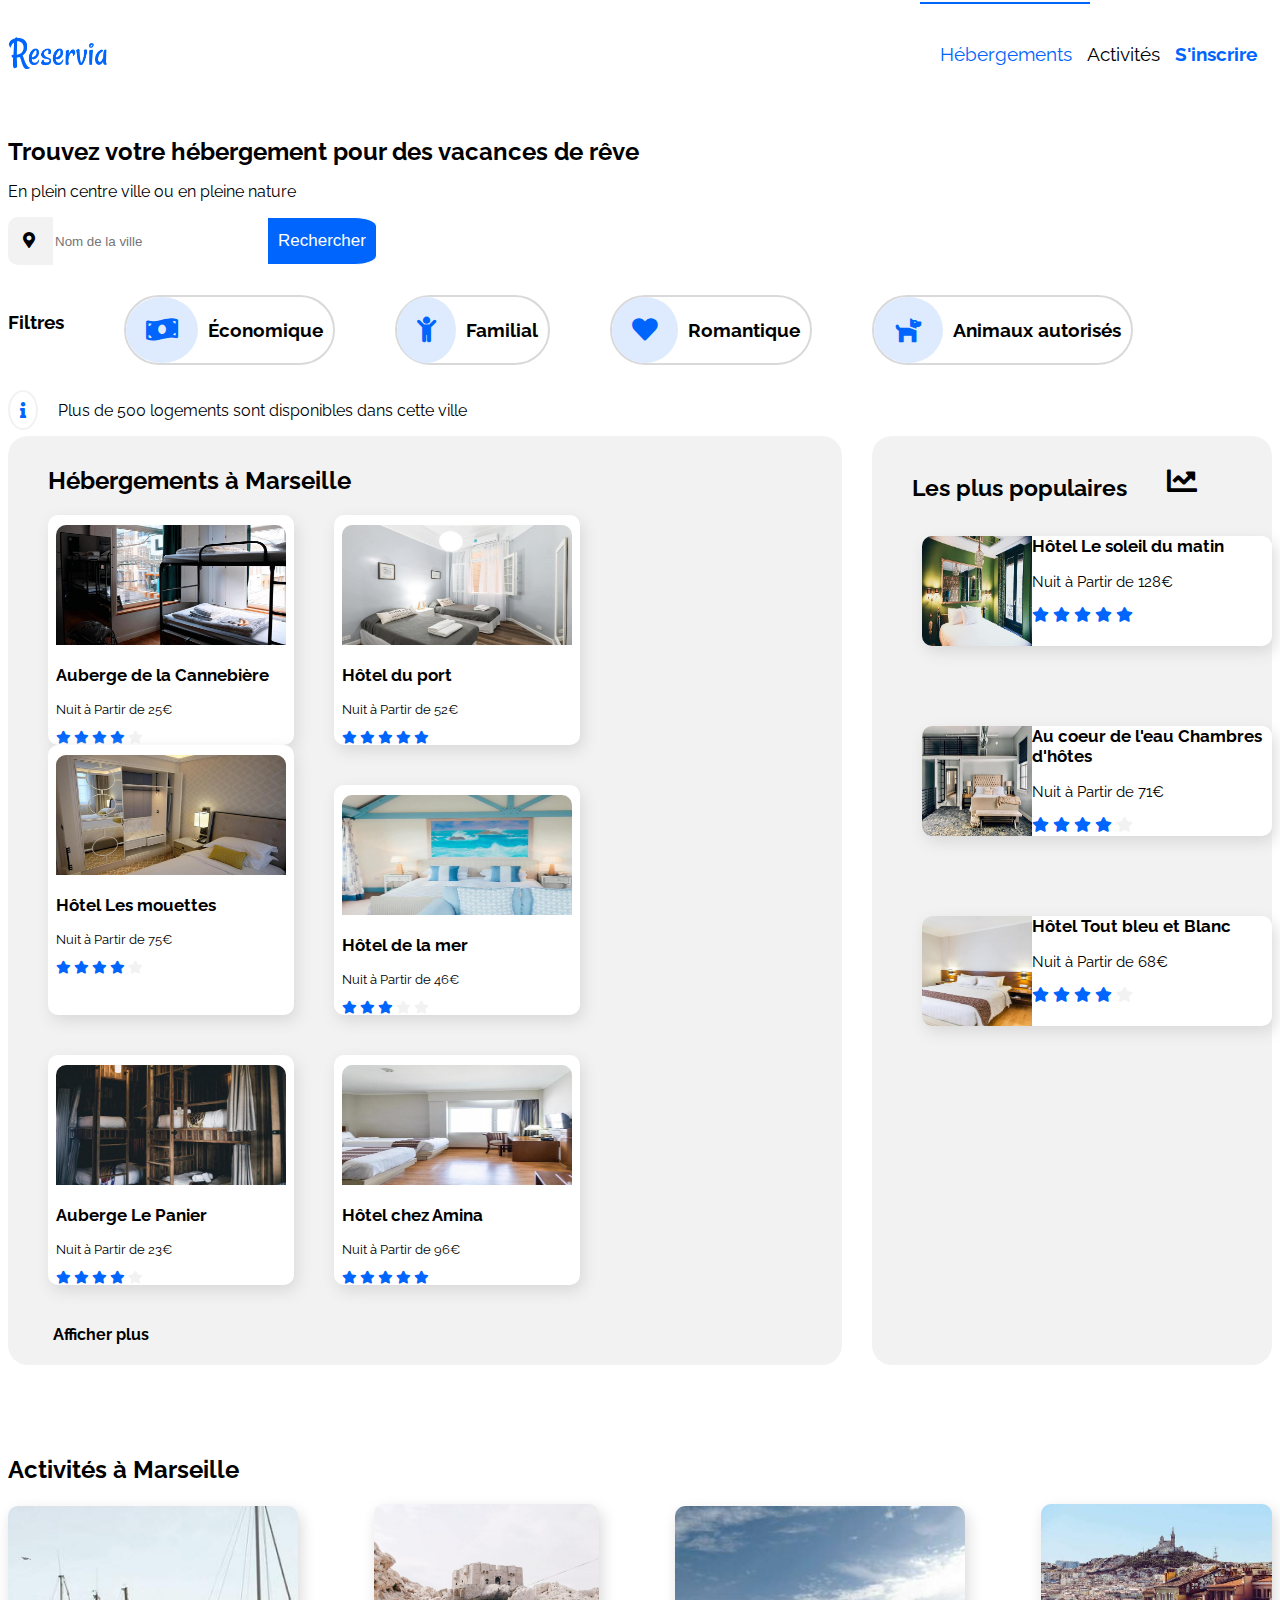
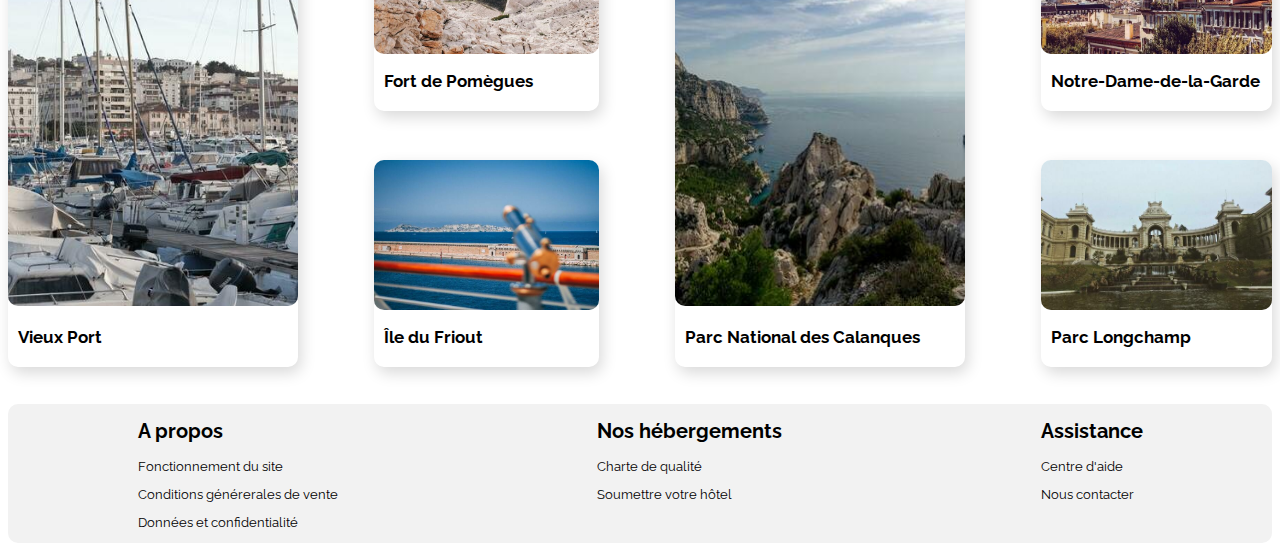
<file: index.html>
<!DOCTYPE html>
<html lang="fr">
  <head>
    <meta charset="UTF-8" />
    <meta name="viewport" content="width=device-width, maximum-scale=1"/>
    <link href="https://cdnjs.cloudflare.com/ajax/libs/font-awesome/5.15.2/css/all.min.css" rel="stylesheet">          
    <link rel="stylesheet" href="style.css"/>
    <title> Reservia </title>
  </head>

<body>
  <div class="bloc-page">
<!-- HEADER -->    
    <header>
      <div class="logo">
        <img src="Projet2-Reservia/images/logo/Reservia.png" alt="Reservia">
      </div>
    
    <div class="nav">
  <!--Nav -->
      <nav>
        <div class="barre"></div>
        <div class="barre-2"></div>
        <ul>
        <li ><span class="liens"><a href="#Hébergements" style="color: #0065FC;">Hébergements</a></span></li>
        <li><span class="liens"><a href="#Activités" style="color: black;">Activités</a></span></li>
        <li><span class="inscrire">S'inscrire</span></li>
        </ul>
      </nav>
  <!-- NAV -->  
    </div>
    
    <div class="en-tête">
      <h1>Trouvez votre hébergement pour des vacances de rêve</h1>
      <p>En plein centre ville ou en pleine nature</p>


<!-- Barre de recherche -->
      <div class="rechercher">   
        <span><i class="fas fa-map-marker-alt"></i></span>
        <form method="post">
        <input type="search" placeholder="Nom de la ville">
        <button type="submit">Rechercher</button>
        </form>
<!-- Barre de recherche -->     
      </div>
    </div>

    <div class="filtres">
      <h2>Filtres</h2>
      
      <div class="money">
        <div class="icones"> 
          <div class="icones-fond"> <!-- div pour créer les fond circulaires pour les icones -->
            <i class="fas fa-money-bill-wave fa-2x"></i>
          </div>
        <h2><span>Économique</span></h2>
        </div>
      </div>
    
      <div class="famille">
        <div class="icones">
          <div class="icones-fond">
            <i class="fas fa-child fa-2x"></i>
          </div>
        <h2><span>Familial</span></h2>
        </div> 
      </div>
     
      <div class="coeur">
        <div class="icones">
          <div class="icones-fond">
            <i class="fas fa-heart fa-2x"></i>
          </div>
        <h2><span>Romantique</span></h2>
        </div>
      </div>

      <div class="chien">
        <div class="icones">
          <div class="icones-fond">
            <i class="fas fa-dog fa-2x"></i>
          </div>
        <h2><span>Animaux autorisés</span></h2>
        </div>   
      </div> 
    </div>
     
    <div class="info">
      <span><i class="fas fa-info"></i></span>
      <p>Plus de 500 logements sont disponibles dans cette ville</p>
    </div>

    </header>

<!-- Fin HEADER -->



    <div class="combinaison"> <!-- Class pour pouvoir combiner la zone hébergement et la zone populaire en flexbox -->
      <section class="Hébergements-zone">
<!-- ZONE HEBERGEMENTS -->
        <div class="Hébergements-titre"><!-- Pour pouvoir déplacer indépendamment le titre dans la zone hébergements -->
          <h2 id="Hébergements">Hébergements à Marseille</h2> 
        </div>  

        <div class="Hébergements-images">  
          <a href="" class="cannebière"> <!-- pour créer une carte cliquable -->  
            <img src="Projet2-Reservia/images/hebergements/4_small/marcus-loke-WQJvWU_HZFo-unsplash.jpg" alt="Auberge de la Cannebière">
            <h3>Auberge de la Cannebière</h3> 
            <p>Nuit à Partir de 25€</p>
            <span><i class="fas fa-star"></i> </span>
            <span><i class="fas fa-star"></i> </span>
            <span><i class="fas fa-star"></i> </span>
            <span><i class="fas fa-star"></i> </span>
            <span><i class="fas fa-star unchecked"></i></span>
          </a>
         
          <a href="" class="port">
            <img src="Projet2-Reservia/images/hebergements/4_small/fred-kleber-gTbaxaVLvsg-unsplash.jpg" alt="Hôtel du port">
            <h3>Hôtel du port</h3> 
            <p>Nuit à Partir de 52€</p>
            <span><i class="fas fa-star"></i> </span>
            <span><i class="fas fa-star"></i> </span>
            <span><i class="fas fa-star"></i> </span>
            <span><i class="fas fa-star"></i> </span>
            <span><i class="fas fa-star"></i> </span>
          </a>

          <a href="" class="mouettes">
            <img src="Projet2-Reservia/images/hebergements/4_small/reisetopia-B8WIgxA_PFU-unsplash.jpg" alt="Hôtel Les mouettes">
            <h3>Hôtel Les mouettes</h3> 
            <p>Nuit à Partir de 75€</p>
            <span><i class="fas fa-star"></i> </span>
            <span><i class="fas fa-star"></i> </span>
            <span><i class="fas fa-star"></i> </span>
            <span><i class="fas fa-star"></i> </span>
            <span><i class="fas fa-star unchecked"></i></span>
          </a>

          <a href="" class="mer">
            <img src="Projet2-Reservia/images/hebergements/4_small/annie-spratt-Eg1qcIitAuA-unsplash.jpg" alt="Hôtel de la mer">
            <h3>Hôtel de la mer</h3> 
            <p>Nuit à Partir de 46€</p>
            <span><i class="fas fa-star"></i> </span>
            <span><i class="fas fa-star"></i> </span>
            <span><i class="fas fa-star"></i> </span>
            <span><i class="fas fa-star unchecked"></i></span>
            <span><i class="fas fa-star unchecked"></i></span>
          </a>

          <a href="" class="panier">
            <img src="Projet2-Reservia/images/hebergements/4_small/nicate-lee-kT-ZyaiwBe0-unsplash.jpg" alt="Auberge Le Panier">
            <h3>Auberge Le Panier</h3> 
            <p>Nuit à Partir de 23€</p>
            <span><i class="fas fa-star"></i> </span>
            <span><i class="fas fa-star"></i> </span>
            <span><i class="fas fa-star"></i> </span>
            <span><i class="fas fa-star"></i> </span>
            <span><i class="fas fa-star unchecked"></i></span>
          </a>
        
          <a href="" class="amina">
            <img src="Projet2-Reservia/images/hebergements/4_small/febrian-zakaria-M6S1WvfW68A-unsplash.jpg" alt="Hôtel chez Amina">
            <h3>Hôtel chez Amina</h3> 
            <p>Nuit à Partir de 96€</p>
            <span><i class="fas fa-star"></i> </span>
            <span><i class="fas fa-star"></i> </span>
            <span><i class="fas fa-star"></i> </span>
            <span><i class="fas fa-star"></i> </span>
            <span><i class="fas fa-star"></i> </span>
          </a>

        </div>

        <div class="afficher"> <!-- Pour pouvoir déplacer indépendamment le texte dans la zone Hébergement -->
        <h4>Afficher plus</h4>
        </div>  
<!-- Fin de la ZONE HEBERGEMENTS -->     
      </section>
<!-- ZONE POPULAIRE -->   
      <section class="populaires-zone">
        <div class="populaires-titre"><!-- Pour pouvoir positioner le texte et l'icone dans la zone-->
          <h2>Les plus populaires</h2>
          <span><i class="fas fa-chart-line fa-2x"></i></span>
        </div>    

        <div class="populaires-images">
          <a href="" class="soleil-du-matin"> <!--Carte cliquable -->  
            <img src="Projet2-Reservia/images/hebergements/4_small/emile-guillemot-Bj_rcSC5XfE-unsplash.jpg" alt="Hôtel Le soleil du matin">
            <h3>Hôtel Le soleil du matin</h3> 
            <p>Nuit à Partir de 128€</p>
            <span><i class="fas fa-star"></i> </span>
            <span><i class="fas fa-star"></i> </span>
            <span><i class="fas fa-star"></i> </span>
            <span><i class="fas fa-star"></i> </span>
            <span><i class="fas fa-star"></i> </span>
          </a>       
       
          <a href="" class="Chambres-d-hôtes">
            <img src="Projet2-Reservia/images/hebergements/4_small/aw-creative-VGs8z60yT2c-unsplash.jpg" alt="Au coeur de l'eau Chambres d'hôtes">
            <h3>Au coeur de l'eau Chambres d'hôtes</h3> 
            <p>Nuit à Partir de 71€</p>
            <span><i class="fas fa-star"></i> </span>
            <span><i class="fas fa-star"></i> </span>
            <span><i class="fas fa-star"></i> </span>
            <span><i class="fas fa-star"></i> </span>
            <span><i class="fas fa-star unchecked"></i></span>
          </a>  
      
          <a href="" class="Bleu-Blanc">  
            <img src="Projet2-Reservia/images/hebergements/4_small/febrian-zakaria-sjvU0THccQA-unsplash.jpg" alt="Hôtel Tout bleu et Blanc">
            <h3>Hôtel Tout bleu et Blanc</h3> 
            <p>Nuit à Partir de 68€</p>
            <span><i class="fas fa-star"></i> </span>
            <span><i class="fas fa-star"></i> </span>
            <span><i class="fas fa-star"></i> </span>
            <span><i class="fas fa-star"></i> </span>
            <span><i class="fas fa-star unchecked"></i></span>
          </a> 
<!-- Fin de la ZONE POPULAIRE -->     
        </div>         
      </section>
    </div>
<!-- ZONE ACTIVITES -->
    <h2 id="Activités">Activités à Marseille</h2> 
    <section class="Activités-zone">
      <div class="solo"> <!-- Images qui seront seules dans la zone activités -->
        <a href="" class="lieux"> <!--Carte cliquable -->
          <img src="Projet2-Reservia/images/activites/4_small/reno-laithienne-QUgJhdY5Fyk-unsplash.jpg" alt="Vieux Port">
          <h3>Vieux Port</h3>
        </a>  
      </div>

      <div class="deux-en-un"> <!-- Images qui seront positionnées l'une au dessus de l'autre dans la section activités -->
        <a href="" class="lieux">
          <div class="premier"> <!-- Pour pouvoir modifier la position des premières images en haut de la colone --> 
            <img src="Projet2-Reservia/images/activites/3_medium/paul-hermann-QFTrLdQIRhI-unsplash.jpg" alt="Fort de Pomègues">  
            <h3>Fort de Pomègues</h3>
          </div>     
        </a>

        <a href="" class="lieux">
          <img src="Projet2-Reservia/images/activites/4_small/kevin-hikari-rV_Qd1l-VXg-unsplash.jpg" alt="Île du Friout">
          <h3>Île du Friout</h3> 
        </a>
      </div>

      <div class="solo"> 
        <a href="" class="lieux">
          <img src="Projet2-Reservia/images/activites/4_small/kilyan-sockalingum-NR8-cBCN3aI-unsplash.jpg" alt="Parc National des Calanques">
          <h3>Parc National des Calanques</h3>
        </a>
      </div>

      <div class="deux-en-un">
        <a href="" class="lieux">
          <div class="premier">
            <img src="Projet2-Reservia/images/activites/4_small/florian-wehde-xW9e8gdotxI-unsplash.jpg" alt="Notre-Dame-de-la-Garde">   
            <h3>Notre-Dame-de-la-Garde</h3>
          </div>
        </a>

        <a href="" class="lieux">
          <img src="Projet2-Reservia/images/activites/4_small/lena-paulin-wH2-EJoDcV0-unsplash.jpg" alt="Parc Longchamp"> 
          <h3>Parc Longchamp</h3>
        </a>
      </div>
 <!--Fin ZONE ACTIVITES -->      
    </section>
 
    <footer>
      <div class="A-propos">
        <h2>A propos</h2>
        <p>Fonctionnement du site</p>
        <p>Conditions générerales de vente</p>  
        <p>Données et confidentialité</p>
      </div>      
    
      <div class="Nos-hébergements">
        <h2>Nos hébergements</h2>
        <p>Charte de qualité</p>
        <p>Soumettre votre hôtel</p>  
      </div>

      <div class="Assistance">
        <h2>Assistance</h2>
        <p>Centre d'aide</p>
        <p>Nous contacter</p> 
      </div>  
    </footer>

  </div>
</body>

</html>
</file>
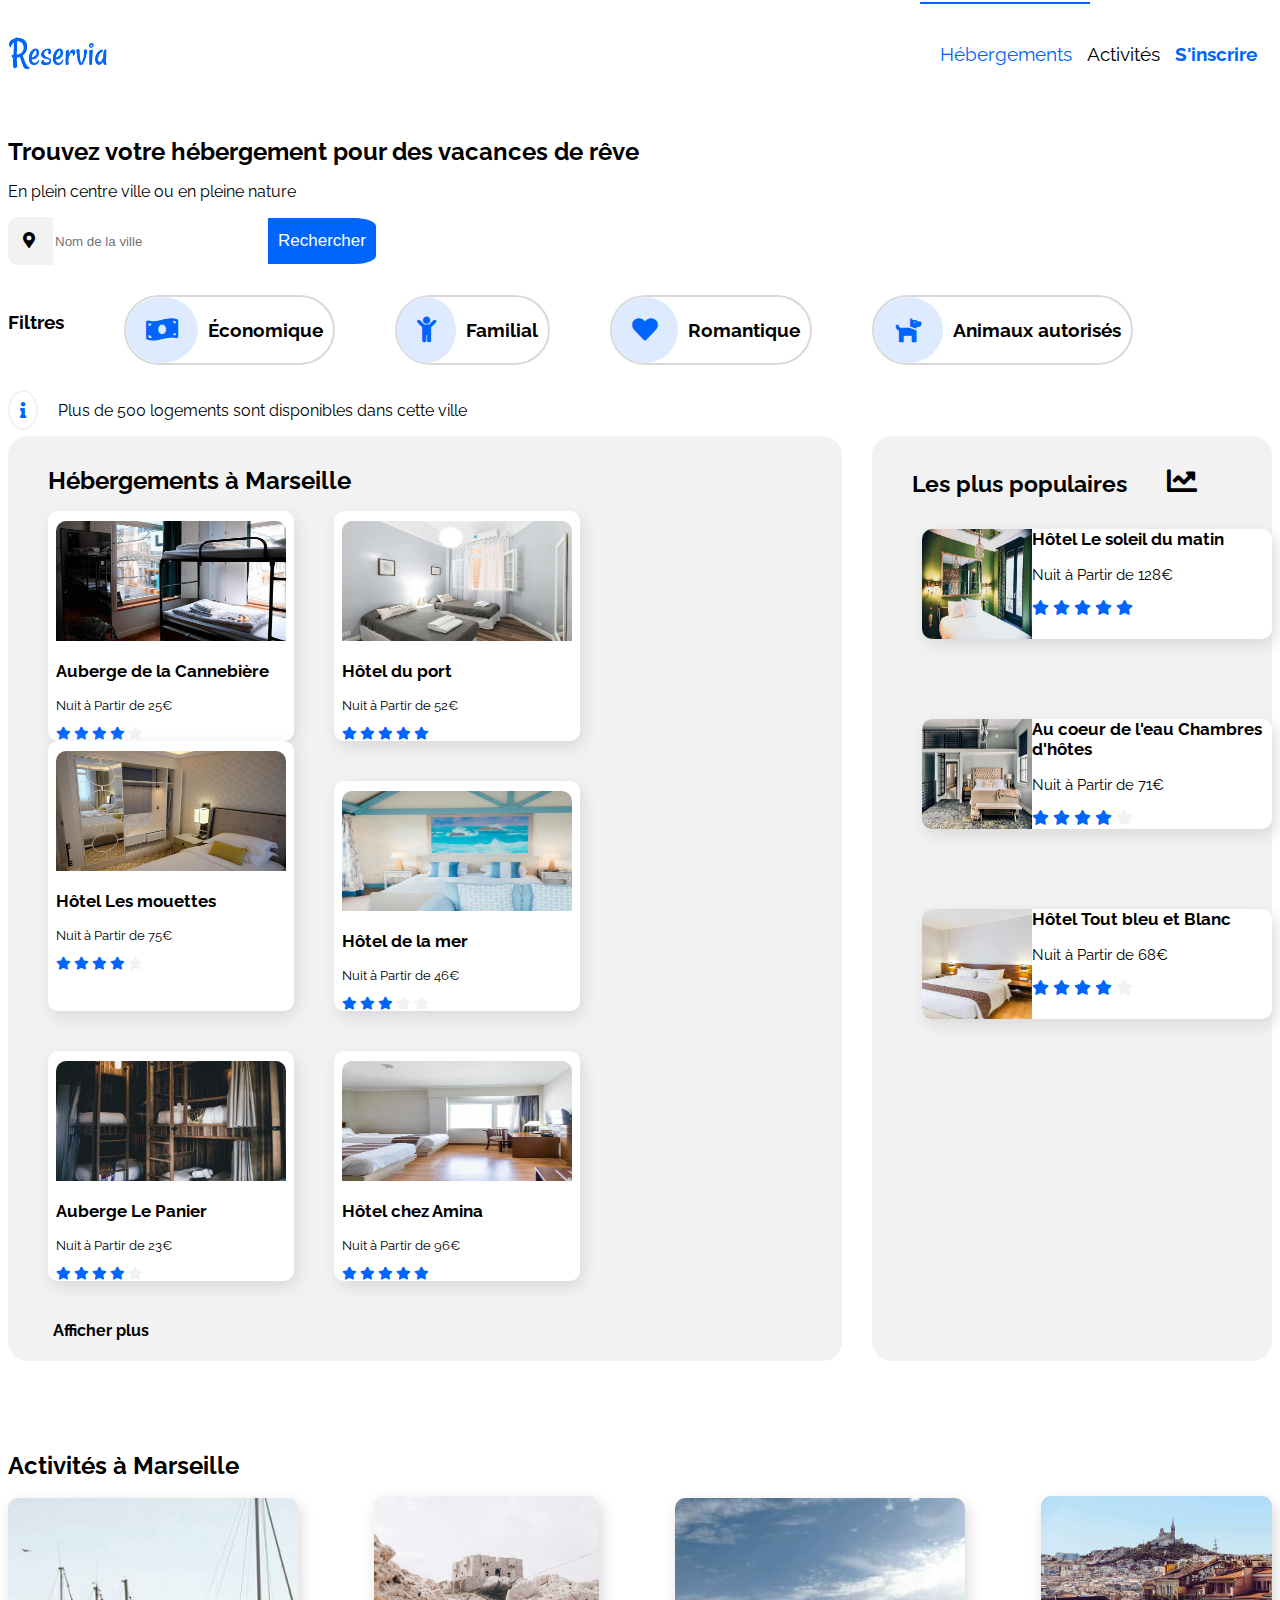
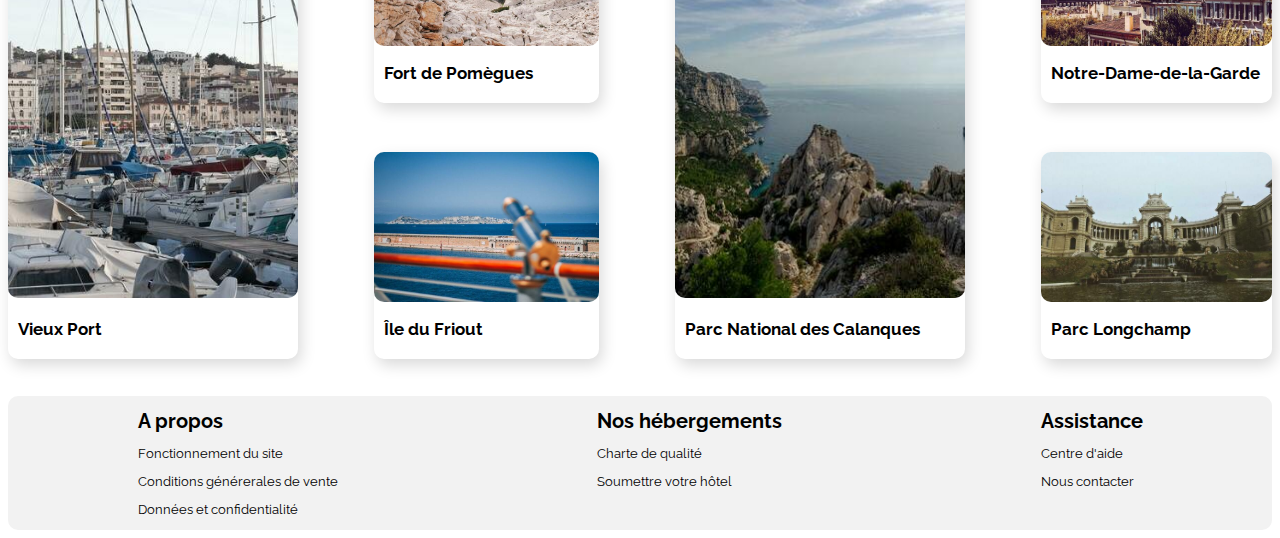
<file: index.html.html>
<!DOCTYPE html>
<html lang="fr">
        <head>
           <meta charset="UTF-8" />
           <meta name="viewport" content="width=device-width, initial-scale=1.0"/>
           <link href="https://cdnjs.cloudflare.com/ajax/libs/font-awesome/5.15.2/css/all.min.css" rel="stylesheet">          
           <link rel="stylesheet" href="style.css"/>

           <title> Reservia </title>
        </head>
        <body>

<div class="bloc-page">

<!-- HEADER -->    
<header>

<div class="logo">
        
        <img src="Projet2-Reservia/images/logo/Reservia.png" alt="Reservia">
        
        </div>
    
<div class="nav">

<!--Nav -->
<nav>
        <div class="barre"></div>
        <div class="barre-2"></div>

        <ul>
       
        <li ><span class="liens"><a href="#Hébergements" style="color: #0065FC;">Hébergements</a></span></li>
       
        <li><span class="liens"><a href="#Activités" style="color: black;">Activités</a></span></li>
          
        <li><span class="inscrire">S'inscrire</span></li>
        
        </ul>
    
    </nav>
  <!-- NAV -->  
    </div>
    
<div class="en-tête">
    <h1>Trouvez votre hébergement pour des vacances de rêve</h1>
    <p>En plein centre ville ou en pleine nature</p>


<!-- Barre de recherche -->
<div class="rechercher">   
    
    <span><i class="fas fa-map-marker-alt"></i></span>
    <form method="post">
    <input type="search" placeholder="Nom de la ville">
    <button type="submit">Rechercher</button>
<!-- Barre de recherche -->     
    </form>
    
    </div>
    </div>

<div class="filtres">

     <h2>Filtres</h2>
     

     <div class="money">
     <div class="icones"> 

     <div class="icones-fond"> <!-- div pour créer les fond circulaires pour les icones -->
     <i class="fas fa-money-bill-wave fa-2x"></i>
     </div>
     <h2><span>Économique</span></h2>
     </div>

     </div>
    
     <div class="famille">
     <div class="icones">
    
     <div class="icones-fond">
     <i class="fas fa-child fa-2x"></i>
     </div>
     <h2><span>Familial</span></h2>
     </div> 
     
     </div>
     
     <div class="coeur">
     <div class="icones">
     
     <div class="icones-fond">
     <i class="fas fa-heart fa-2x"></i>
     </div>
     <h2><span>Romantique</span></h2>
     </div>
     
     </div>

     <div class="chien">
     <div class="icones">
     
     <div class="icones-fond">
     <i class="fas fa-dog fa-2x"></i>
     </div>
     
     <h2><span>Animaux autorisés</span></h2>
     </div>   
     
    </div> 
    </div>
     
    
<div class="info">

    <span><i class="fas fa-info"></i></span>
    <p>Plus de 500 logements sont disponibles dans cette ville</p>
    </div>

    </header>

<!-- Fin HEADER -->



<div class="combinaison"> <!-- Class pour pouvoir combiner la zone hébergement et la zone populaire en flexbox -->
<div class="Hébergements-zone">

<!-- ZONE HEBERGEMENTS -->
 <div class="Hébergements-titre"><!-- Pour pouvoir déplacer indépendamment le titre dans la zone hébergements -->
    <h1 id="Hébergements">Hébergements à Marseille</h1> 
 </div>  

   <div class="Hébergements-images">  

        <a href="" class="cannebière"> <!-- pour créer une carte cliquable -->  
            
        <img src="Projet2-Reservia/images/hebergements/4_small/marcus-loke-WQJvWU_HZFo-unsplash.jpg" alt="Auberge de la Cannebière">
        <h3>Auberge de la Cannebière</h3> 
        <p>Nuit à Partir de 25€</p>
        
        <span><i class="fas fa-star"></i> </span>
        <span><i class="fas fa-star"></i> </span>
        <span><i class="fas fa-star"></i> </span>
        <span><i class="fas fa-star"></i> </span>
        <span><i class="fas fa-star unchecked"></i></span>
         
        </a>
         
        <a href="" class="port">
            
        <img src="Projet2-Reservia/images/hebergements/4_small/fred-kleber-gTbaxaVLvsg-unsplash.jpg" alt="Hôtel du port">
        <h3>Hôtel du port</h3> 
        <p>Nuit à Partir de 52€</p>

        <span><i class="fas fa-star"></i> </span>
        <span><i class="fas fa-star"></i> </span>
        <span><i class="fas fa-star"></i> </span>
        <span><i class="fas fa-star"></i> </span>
        <span><i class="fas fa-star"></i> </span>

        </a>

        <a href="" class="mouettes">
            
        <img src="Projet2-Reservia/images/hebergements/4_small/reisetopia-B8WIgxA_PFU-unsplash.jpg" alt="Hôtel Les mouettes">
        <h3>Hôtel Les mouettes</h3> 
        <p>Nuit à Partir de 75€</p>
        
        <span><i class="fas fa-star"></i> </span>
        <span><i class="fas fa-star"></i> </span>
        <span><i class="fas fa-star"></i> </span>
        <span><i class="fas fa-star"></i> </span>
        <span><i class="fas fa-star unchecked"></i></span>

        </a>

        <a href="" class="mer">
            
        <img src="Projet2-Reservia/images/hebergements/4_small/annie-spratt-Eg1qcIitAuA-unsplash.jpg" alt="Hôtel de la mer">
        <h3>Hôtel de la mer</h3> 
        <p>Nuit à Partir de 46€</p>
         
        <span><i class="fas fa-star"></i> </span>
        <span><i class="fas fa-star"></i> </span>
        <span><i class="fas fa-star"></i> </span>
        <span><i class="fas fa-star unchecked"></i></span>
        <span><i class="fas fa-star unchecked"></i></span>

        </a>

        <a href="" class="panier">
            
        <img src="Projet2-Reservia/images/hebergements/4_small/nicate-lee-kT-ZyaiwBe0-unsplash.jpg" alt="Auberge Le Panier">
        <h3>Auberge Le Panier</h3> 
        <p>Nuit à Partir de 23€</p>
        
        <span><i class="fas fa-star"></i> </span>
        <span><i class="fas fa-star"></i> </span>
        <span><i class="fas fa-star"></i> </span>
        <span><i class="fas fa-star"></i> </span>
        <span><i class="fas fa-star unchecked"></i></span>

        </a>
        
        <a href="" class="amina">
            
        <img src="Projet2-Reservia/images/hebergements/4_small/febrian-zakaria-M6S1WvfW68A-unsplash.jpg" alt="Hôtel chez Amina">
        <h3>Hôtel chez Amina</h3> 
        <p>Nuit à Partir de 96€</p>

        <span><i class="fas fa-star"></i> </span>
        <span><i class="fas fa-star"></i> </span>
        <span><i class="fas fa-star"></i> </span>
        <span><i class="fas fa-star"></i> </span>
        <span><i class="fas fa-star"></i> </span>

        </a>

    </div>

      <div class="afficher"> <!-- Pour pouvoir déplacer indépendamment le texte dans la zone Hébergement -->
      <h4>Afficher plus</h4>
      </div>  

 <!-- Fin de la ZONE HEBERGEMENTS -->     
</div>
        
 
<!-- ZONE POPULAIRE -->   
<div class="populaires-zone">

    <div class="populaires-titre"><!-- Pour pouvoir positioner le texte et l'icone dans la zone-->
    <h1>Les plus populaires</h1>
    <span><i class="fas fa-chart-line fa-2x"></i></span>
    </div>    

<div class="populaires-images">

    <a href="" class="soleil-du-matin"> <!--Carte cliquable -->  
         
        <img src="Projet2-Reservia/images/hebergements/4_small/emile-guillemot-Bj_rcSC5XfE-unsplash.jpg" alt="Hôtel Le soleil du matin">
         
        <h3>Hôtel Le soleil du matin</h3> 
        <p>Nuit à Partir de 128€</p>

        <span><i class="fas fa-star"></i> </span>
        <span><i class="fas fa-star"></i> </span>
        <span><i class="fas fa-star"></i> </span>
        <span><i class="fas fa-star"></i> </span>
        <span><i class="fas fa-star"></i> </span>

    </a>       
       
    <a href="" class="Chambres-d-hôtes">
        
        <img src="Projet2-Reservia/images/hebergements/4_small/aw-creative-VGs8z60yT2c-unsplash.jpg" alt="Au coeur de l'eau Chambres d'hôtes">

        <h3>Au coeur de l'eau Chambres d'hôtes</h3> 
        <p>Nuit à Partir de 71€</p>

        <span><i class="fas fa-star"></i> </span>
        <span><i class="fas fa-star"></i> </span>
        <span><i class="fas fa-star"></i> </span>
        <span><i class="fas fa-star"></i> </span>
        <span><i class="fas fa-star unchecked"></i></span>

    </a>  
      
    <a href="" class="Bleu-Blanc">  

        <img src="Projet2-Reservia/images/hebergements/4_small/febrian-zakaria-sjvU0THccQA-unsplash.jpg" alt="Hôtel Tout bleu et Blanc">

        <h3>Hôtel Tout bleu et Blanc</h3> 
        <p>Nuit à Partir de 68€</p>

        <span><i class="fas fa-star"></i> </span>
        <span><i class="fas fa-star"></i> </span>
        <span><i class="fas fa-star"></i> </span>
        <span><i class="fas fa-star"></i> </span>
        <span><i class="fas fa-star unchecked"></i></span>

    </a> 
    
    <!-- Fin de la ZONE POPULAIRE -->     
        </div>         
        </div>
        </div>


<!-- ZONE ACTIVITES -->
   <h1 id="Activités">Activités à Marseille</h1> 
        
    <div class="Activités-zone">
        
    <div class="solo"> <!-- Images qui seront seules dans la zone activités -->
        
        <a href="" class="lieux"> <!--Carte cliquable -->

        <img src="Projet2-Reservia/images/activites/4_small/reno-laithienne-QUgJhdY5Fyk-unsplash.jpg" alt="Vieux Port">

        <h3>Vieux Port</h3>
        </a>  

    </div>

    <div class="deux-en-un"> <!-- Images qui seront positionnées l'une au dessus de l'autre dans la section activités -->
       
        <a href="" class="lieux">
        <div class="premier"> <!-- Pour pouvoir modifier la position des premières images en haut de la colone --> 

        <img src="Projet2-Reservia/images/activites/3_medium/paul-hermann-QFTrLdQIRhI-unsplash.jpg" alt="Fort de Pomègues">  
        <h3>Fort de Pomègues</h3>
        
        </div>     
        </a>

        <a href="" class="lieux">
        
        <img src="Projet2-Reservia/images/activites/4_small/kevin-hikari-rV_Qd1l-VXg-unsplash.jpg" alt="Île du Friout">

        <h3>Île du Friout</h3> 
        </a>

    </div>

    <div class="solo"> 

        <a href="" class="lieux">
       
        <img src="Projet2-Reservia/images/activites/4_small/kilyan-sockalingum-NR8-cBCN3aI-unsplash.jpg" alt="Parc National des Calanques">

        <h3>Parc National des Calanques</h3>
        </a>

    </div>

    <div class="deux-en-un">

        <a href="" class="lieux">
        <div class="premier">
            
        <img src="Projet2-Reservia/images/activites/4_small/florian-wehde-xW9e8gdotxI-unsplash.jpg" alt="Notre-Dame-de-la-Garde">   

        <h3>Notre-Dame-de-la-Garde</h3>
        
        </div>
        </a>

        <a href="" class="lieux">
            
        <img src="Projet2-Reservia/images/activites/4_small/lena-paulin-wH2-EJoDcV0-unsplash.jpg" alt="Parc Longchamp"> 

        <h3>Parc Longchamp</h3>
        </a>

    </div>
 <!--Fin ZONE ACTIVITES -->      
    </div>
 
<footer>

    <div class="A-propos">
    
    <h1>A propos</h1>

    <p>Fonctionnement du site</p>
    <p>Conditions générerales de vente</p>  
    <p>Données et confidentialité</p>
    </div>      
    
    <div class="Nos-hébergements">

    <h1>Nos hébergements</h1>
    <p>Charte de qualité</p>
    <p>Soumettre votre hôtel</p>  
    </div>

    <div class="Assistance">
    <h1>Assistance</h1>
    <p>Centre d'aide</p>
    <p>Nous contacter</p> 
    </div>  

</footer>

</div>
</body>

</html>
</file>
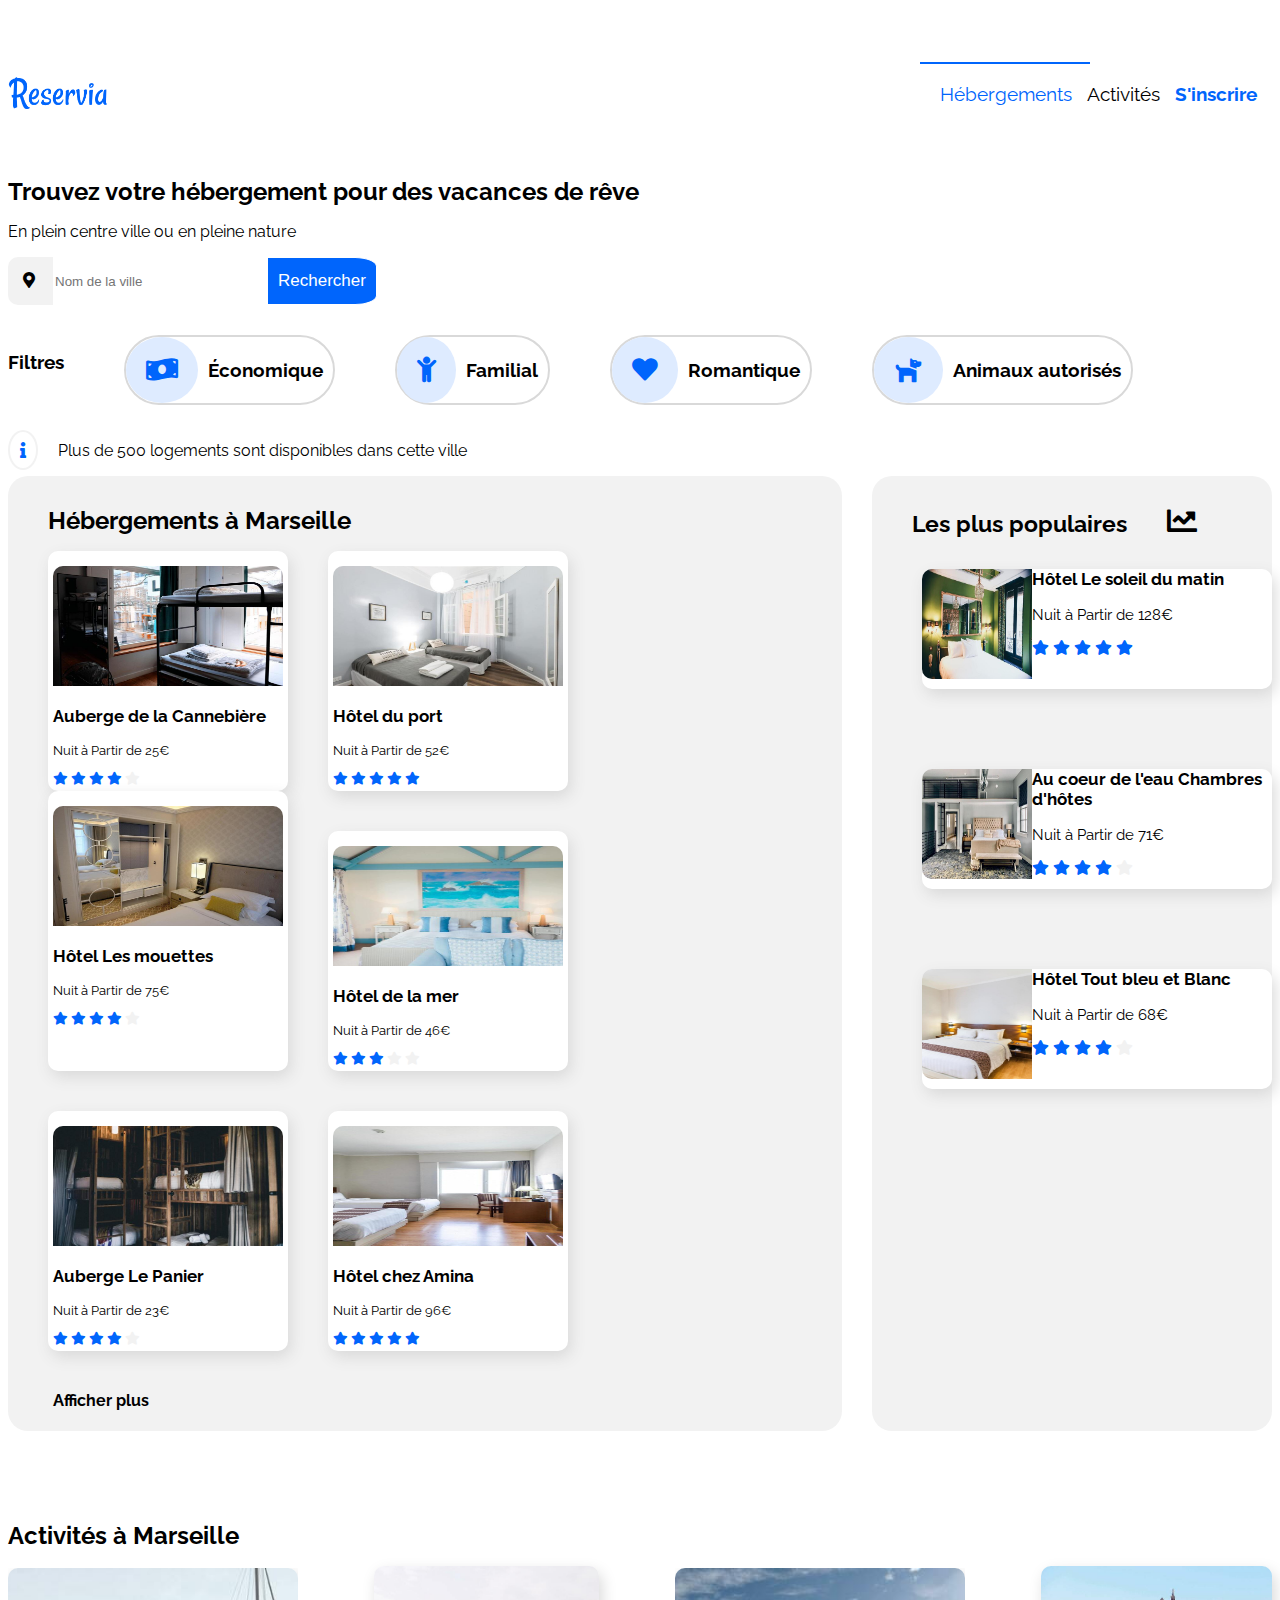
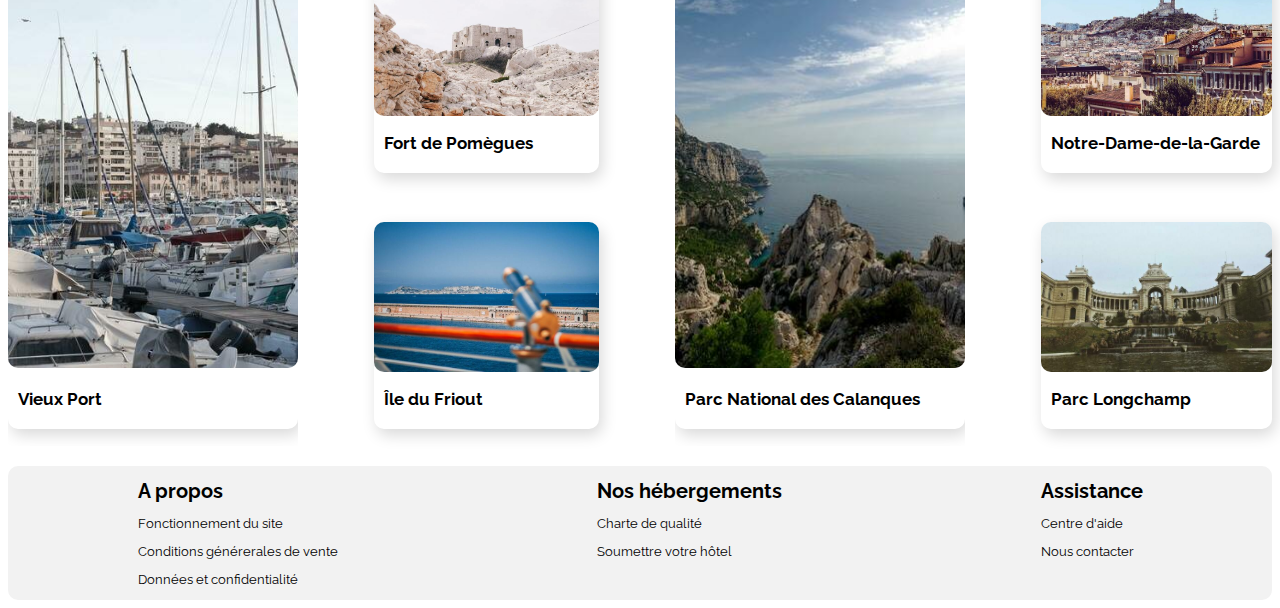
<file: Reservia.html>
<!DOCTYPE html>
<html lang="fr">
        <head>
           <meta charset="UTF-8" />
           <meta name="viewport" content="width=device-width, initial-scale=1.0"/>
           <link href="https://cdnjs.cloudflare.com/ajax/libs/font-awesome/5.15.2/css/all.min.css" rel="stylesheet">          
           <link rel="stylesheet" href="reservia.css"/>

           <title> Reservia </title>
        </head>
        <body>

<div class="bloc-page">

<!-- HEADER -->    
<header>

<div class="logo">
        
        <img src="Projet2-Reservia/images/logo/Reservia.png" alt="Reservia">
        
        </div>
    
<div class="nav">

<!--Nav -->
<nav>
        <div class="barre"></div>
        <div class="barre-2"></div>

        <ul>
       
        <li ><span class="liens"><a href="#Hébergements" style="color: #0065FC;">Hébergements</a></span></li>
       
        <li><span class="liens"><a href="#Activités" style="color: black;">Activités</a></span></li>
          
        <li><span class="inscrire">S'inscrire</span></li>
        
        </ul>
    
    </nav>
  <!-- NAV -->  
    </div>
    
<div class="en-tête">
    <h1>Trouvez votre hébergement pour des vacances de rêve</h1>
    <p>En plein centre ville ou en pleine nature</p>


<!-- Barre de recherche -->
<div class="rechercher">   
    
    <span><i class="fas fa-map-marker-alt"></i></span>
    <form method="post">
    <input type="search" placeholder="Nom de la ville">
    <button type="submit">Rechercher</button>
<!-- Barre de recherche -->     
    </form>
    
    </div>
    </div>

<div class="filtres">

     <h2>Filtres</h2>
     

     <div class="money">
     <div class="icones"> 

     <div class="icones-fond"> <!-- div pour créer les fond circulaires pour les icones -->
     <i class="fas fa-money-bill-wave fa-2x"></i>
     </div>
     <h2><span>Économique</span></h2>
     </div>

     </div>
    
     <div class="famille">
     <div class="icones">
    
     <div class="icones-fond">
     <i class="fas fa-child fa-2x"></i>
     </div>
     <h2><span>Familial</span></h2>
     </div> 
     
     </div>
     
     <div class="coeur">
     <div class="icones">
     
     <div class="icones-fond">
     <i class="fas fa-heart fa-2x"></i>
     </div>
     <h2><span>Romantique</span></h2>
     </div>
     
     </div>

     <div class="chien">
     <div class="icones">
     
     <div class="icones-fond">
     <i class="fas fa-dog fa-2x"></i>
     </div>
     
     <h2><span>Animaux autorisés</span></h2>
     </div>   
     
    </div> 
    </div>
     
    
<div class="info">

    <span><i class="fas fa-info"></i></span>
    <p>Plus de 500 logements sont disponibles dans cette ville</p>
    </div>

    </header>

<!-- Fin HEADER -->



<div class="combinaison"> <!-- Class pour pouvoir combiner la zone hébergement et la zone populaire en flexbox -->
<div class="Hébergements-zone">

<!-- ZONE HEBERGEMENTS -->
 <div class="Hébergements-titre"><!-- Pour pouvoir déplacer indépendamment le titre dans la zone hébergements -->
    <h1 id="Hébergements">Hébergements à Marseille</h1> 
 </div>  

   <div class="Hébergements-images">  

        <a href="" class="cannebière"> <!-- pour créer une carte cliquable -->  
            
        <img src="Projet2-Reservia/images/hebergements/4_small/marcus-loke-WQJvWU_HZFo-unsplash.jpg" alt="Auberge de la Cannebière">
        <h3>Auberge de la Cannebière</h3> 
        <p>Nuit à Partir de 25€</p>
        
        <span><i class="fas fa-star"></i> </span>
        <span><i class="fas fa-star"></i> </span>
        <span><i class="fas fa-star"></i> </span>
        <span><i class="fas fa-star"></i> </span>
        <span><i class="fas fa-star unchecked"></i></span>
         
        </a>
         
        <a href="" class="port">
            
        <img src="Projet2-Reservia/images/hebergements/4_small/fred-kleber-gTbaxaVLvsg-unsplash.jpg" alt="Hôtel du port">
        <h3>Hôtel du port</h3> 
        <p>Nuit à Partir de 52€</p>

        <span><i class="fas fa-star"></i> </span>
        <span><i class="fas fa-star"></i> </span>
        <span><i class="fas fa-star"></i> </span>
        <span><i class="fas fa-star"></i> </span>
        <span><i class="fas fa-star"></i> </span>

        </a>

        <a href="" class="mouettes">
            
        <img src="Projet2-Reservia/images/hebergements/4_small/reisetopia-B8WIgxA_PFU-unsplash.jpg" alt="Hôtel Les mouettes">
        <h3>Hôtel Les mouettes</h3> 
        <p>Nuit à Partir de 75€</p>
        
        <span><i class="fas fa-star"></i> </span>
        <span><i class="fas fa-star"></i> </span>
        <span><i class="fas fa-star"></i> </span>
        <span><i class="fas fa-star"></i> </span>
        <span><i class="fas fa-star unchecked"></i></span>

        </a>

        <a href="" class="mer">
            
        <img src="Projet2-Reservia/images/hebergements/4_small/annie-spratt-Eg1qcIitAuA-unsplash.jpg" alt="Hôtel de la mer">
        <h3>Hôtel de la mer</h3> 
        <p>Nuit à Partir de 46€</p>
         
        <span><i class="fas fa-star"></i> </span>
        <span><i class="fas fa-star"></i> </span>
        <span><i class="fas fa-star"></i> </span>
        <span><i class="fas fa-star unchecked"></i></span>
        <span><i class="fas fa-star unchecked"></i></span>

        </a>

        <a href="" class="panier">
            
        <img src="Projet2-Reservia/images/hebergements/4_small/nicate-lee-kT-ZyaiwBe0-unsplash.jpg" alt="Auberge Le Panier">
        <h3>Auberge Le Panier</h3> 
        <p>Nuit à Partir de 23€</p>
        
        <span><i class="fas fa-star"></i> </span>
        <span><i class="fas fa-star"></i> </span>
        <span><i class="fas fa-star"></i> </span>
        <span><i class="fas fa-star"></i> </span>
        <span><i class="fas fa-star unchecked"></i></span>

        </a>
        
        <a href="" class="amina">
            
        <img src="Projet2-Reservia/images/hebergements/4_small/febrian-zakaria-M6S1WvfW68A-unsplash.jpg" alt="Hôtel chez Amina">
        <h3>Hôtel chez Amina</h3> 
        <p>Nuit à Partir de 96€</p>

        <span><i class="fas fa-star"></i> </span>
        <span><i class="fas fa-star"></i> </span>
        <span><i class="fas fa-star"></i> </span>
        <span><i class="fas fa-star"></i> </span>
        <span><i class="fas fa-star"></i> </span>

        </a>

    </div>

      <div class="afficher"> <!-- Pour pouvoir déplacer indépendamment le texte dans la zone Hébergement -->
      <h4>Afficher plus</h4>
      </div>  

 <!-- Fin de la ZONE HEBERGEMENTS -->     
</div>
        
 
<!-- ZONE POPULAIRE -->   
<div class="populaires-zone">

    <div class="populaires-titre"><!-- Pour pouvoir positioner le texte et l'icone dans la zone-->
    <h1>Les plus populaires</h1>
    <span><i class="fas fa-chart-line fa-2x"></i></span>
    </div>    

<div class="populaires-images">

    <a href="" class="soleil-du-matin"> <!--Carte cliquable -->  
         
        <img src="Projet2-Reservia/images/hebergements/4_small/emile-guillemot-Bj_rcSC5XfE-unsplash.jpg" alt="Hôtel Le soleil du matin">
         
        <h3>Hôtel Le soleil du matin</h3> 
        <p>Nuit à Partir de 128€</p>

        <span><i class="fas fa-star"></i> </span>
        <span><i class="fas fa-star"></i> </span>
        <span><i class="fas fa-star"></i> </span>
        <span><i class="fas fa-star"></i> </span>
        <span><i class="fas fa-star"></i> </span>

    </a>       
       
    <a href="" class="Chambres-d-hôtes">
        
        <img src="Projet2-Reservia/images/hebergements/4_small/aw-creative-VGs8z60yT2c-unsplash.jpg" alt="Au coeur de l'eau Chambres d'hôtes">

        <h3>Au coeur de l'eau Chambres d'hôtes</h3> 
        <p>Nuit à Partir de 71€</p>

        <span><i class="fas fa-star"></i> </span>
        <span><i class="fas fa-star"></i> </span>
        <span><i class="fas fa-star"></i> </span>
        <span><i class="fas fa-star"></i> </span>
        <span><i class="fas fa-star unchecked"></i></span>

    </a>  
      
    <a href="" class="Bleu-Blanc">  

        <img src="Projet2-Reservia/images/hebergements/4_small/febrian-zakaria-sjvU0THccQA-unsplash.jpg" alt="Hôtel Tout bleu et Blanc">

        <h3>Hôtel Tout bleu et Blanc</h3> 
        <p>Nuit à Partir de 68€</p>

        <span><i class="fas fa-star"></i> </span>
        <span><i class="fas fa-star"></i> </span>
        <span><i class="fas fa-star"></i> </span>
        <span><i class="fas fa-star"></i> </span>
        <span><i class="fas fa-star unchecked"></i></span>

    </a> 
    
    <!-- Fin de la ZONE POPULAIRE -->     
        </div>         
        </div>
        </div>


<!-- ZONE ACTIVITES -->
   <h1 id="Activités">Activités à Marseille</h1> 
        
    <div class="Activités-zone">
        
    <div class="solo"> <!-- Images qui seront seules dans la zone activités -->
        
        <a href="" class="lieux"> <!--Carte cliquable -->

        <img src="Projet2-Reservia/images/activites/4_small/reno-laithienne-QUgJhdY5Fyk-unsplash.jpg" alt="Vieux Port">

        <h3>Vieux Port</h3>
        </a>  

    </div>

    <div class="deux-en-un"> <!-- Images qui seront positionnées l'une au dessus de l'autre dans la section activités -->
       
        <a href="" class="lieux">
        <div class="premier"> <!-- Pour pouvoir modifier la position des premières images en haut de la colone --> 

        <img src="Projet2-Reservia/images/activites/3_medium/paul-hermann-QFTrLdQIRhI-unsplash.jpg" alt="Fort de Pomègues">  
        <h3>Fort de Pomègues</h3>
        
        </div>     
        </a>

        <a href="" class="lieux">
        
        <img src="Projet2-Reservia/images/activites/4_small/kevin-hikari-rV_Qd1l-VXg-unsplash.jpg" alt="Île du Friout">

        <h3>Île du Friout</h3> 
        </a>

    </div>

    <div class="solo"> 

        <a href="" class="lieux">
       
        <img src="Projet2-Reservia/images/activites/4_small/kilyan-sockalingum-NR8-cBCN3aI-unsplash.jpg" alt="Parc National des Calanques">

        <h3>Parc National des Calanques</h3>
        </a>

    </div>

    <div class="deux-en-un">

        <a href="" class="lieux">
        <div class="premier">
            
        <img src="Projet2-Reservia/images/activites/4_small/florian-wehde-xW9e8gdotxI-unsplash.jpg" alt="Notre-Dame-de-la-Garde">   

        <h3>Notre-Dame-de-la-Garde</h3>
        
        </div>
        </a>

        <a href="" class="lieux">
            
        <img src="Projet2-Reservia/images/activites/4_small/lena-paulin-wH2-EJoDcV0-unsplash.jpg" alt="Parc Longchamp"> 

        <h3>Parc Longchamp</h3>
        </a>

    </div>
 <!--Fin ZONE ACTIVITES -->      
    </div>
 
<footer>

    <div class="A-propos">
    
    <h1>A propos</h1>

    <p>Fonctionnement du site</p>
    <p>Conditions générerales de vente</p>  
    <p>Données et confidentialité</p>
    </div>      
    
    <div class="Nos-hébergements">

    <h1>Nos hébergements</h1>
    <p>Charte de qualité</p>
    <p>Soumettre votre hôtel</p>  
    </div>

    <div class="Assistance">
    <h1>Assistance</h1>
    <p>Centre d'aide</p>
    <p>Nous contacter</p> 
    </div>  

</footer>

</div>
</body>

</html>
</file>
<file: style.css>
@import url('https://fonts.googleapis.com/css2?family=Raleway:wght@300;400;500;600;700;800&display=swap');

body
{
  font-family: 'Raleway', sans-serif;
}

.bloc-page
{ 
  max-width: 1440px;
  margin: auto;
}
/* Taille et position du logo */
.logo img
{ 
  width: 100px;
  height: 50px;
}

.logo
{
  position: relative;
  top: 20px;
  width: 30%;
}
/* Taille et position du logo */

/*Zone de recherche */    
.rechercher
{
  display: flex;
}

.rechercher span
{    
  background-color: #F2F2F2;
  border-top-left-radius: 10px;
  border-bottom-left-radius: 10px;
}    

.fa-map-marker-alt
{
  position: relative;
  width: 30px;
  margin-top: 15px;
  margin-left: 15px;
}

button
{
  padding: 10px;
  background: #0065FC;
  color: white;
  font-size: 17px;
  border: 1px solid;
  border-top-right-radius: 20%;
  border-bottom-right-radius: 20%; 
  cursor: pointer;
  margin-left: -10px;
  height: 48px;
}

input
{
  height: 43px;
  width: 220px;
  border-style: none;
}
/*Zone de recherche */

/*Barre de navigation */ 
nav ul
{
  list-style-type:none;
  display: flex;
  justify-content: flex-start;
}

nav li
{
  margin-right: 15px;
  position: relative;
  margin-top: 20px; 
}

nav a
{
  padding-bottom: 3px;
  text-decoration: none;
}

.barre
{
  height: 2px;
  width: 170px;
  background-color: #0065FC;
  margin-left: 20px;
  margin-top: -20px;
}

.nav
{
  display: flex;
  justify-content: flex-end;
  align-items: flex-start;
  position: relative;
  margin-top: -40px;
  font-size: 1.2em;
}   

.liens
{
  display: flex;
}

.inscrire
{
  font-weight: bold;
  color: #0065FC;
}
/*Barre de navigation */ 


.en-tête /*Texte au dessus de la zone de recherche */
{
  margin-top: 50px; 
}

/*Position,animation des filtres */
.filtres
{
  display: flex;
  justify-content: flex-start;
  margin-top: 30px;
  font-size: 0.8em;
}

.filtres h2:hover
{
  animation: animate 1s infinite;
}

@keyframes animate
{
  0%
  {
  	transform: translateY(0px);
  }
  50%
  {
  	transform: translateY(-30px);
  }
  100%
  {
  	transform: translateY(0px);
  }
}


h2 span:nth-child(1)
{
  animation-delay: .1s;
}

.icones-fond:hover
{
  background: linear-gradient(70deg, #33669c, #56a8ff);
  color: white;
}

.icones-fond
{
  background-color: #DEEBFF;
  border-radius: 50%;
  color: #0065FC;
  padding:20px;
}

.icones
{   
  display: flex;
  justify-content: flex-start;
  align-items: center;
  margin-left: 60px;
  border: solid 2px #d9d9d9 ;
  border-radius: 60px;
  padding-right:10px;
}

.icones span
{
  margin-left:10px;
}
/*Position,animation des filtres */

/*Info sur le nombre de logement */
.info
{   
  display: flex;
  justify-content: flex-start;
  margin-top: 20px;
}

.fa-info
{   
  margin-top: 5px;
  margin-right: 20px;
  color: #0065FC;
  border:solid 2px;
  border-radius: 50%;
  border-color:  #F2F2F2;
  padding: 10px;
}
/*Info sur le nombre de logement */

/*Contenue de la zone principale d'affichage de lieux d'hébergements */
.combinaison
{
  display: flex;
}

.Hébergements-images a, .populaires-images a
{
  box-shadow: 3px 6px 15px #d9d9d9;
}

.combinaison p
{
  color: black;
}

.Hébergements-titre
{
  display: flex;
  justify-content: flex-start;
}

.Hébergements-zone
{

  background-color: #F2F2F2;
  border-radius: 20px;
  margin-right: 30px;
}

.Hébergements-zone img
{
  border-top-left-radius: 10px;
  border-top-right-radius: 10px;
  height: 120px;
  width: 230px;
  margin-top: 10px;
}

.Hébergements-images
{
  display: flex;
  flex-wrap: wrap;
  font-size: 13px;
}

h3
{
  font-size: 17px;
  color: black;
}	


.Hébergements-images a
{
  background-color: white;
  border-radius: 10px;
  padding-left: 8px;
  padding-right: 8px;
  margin-left: 40px;
  text-decoration: none;
  display: block;
}

.mer,.panier, .amina
{
  margin-top: 40px;
} 

.afficher
{
  margin-top: 40px;
  margin-left: 45px;
}

.fa-star
{
  color:#0065FC;
}

.unchecked
{
  color: #F2F2F2;
}

.populaires-zone
{
  background-color: #F2F2F2;
  font-size: 15px;
  border-radius: 20px;
  width: 800px;
}

.populaires-zone img
{
  height: 110px;
  width: 110px;
  border-top-left-radius: 10px;
  border-bottom-left-radius: 10px;
  float: left;
}

.populaires-titre
{
  display: flex;
  justify-content: flex-start;
  margin-left: 40px;
  margin-top: 20px;
}

.fa-chart-line
{
  margin-left: 40px; 
  margin-top: 10px;
}

#Hébergements
{
  margin-top: 30px;
  margin-left: 40px;
}

.populaires-images a
{
  background-color: white;
  border-radius: 10px;
  width: 350px;
  height: 110px;
  margin-left:50px;
  text-decoration: none;
  display: block;
}

.Chambres-d-hôtes,.Bleu-Blanc
{
  margin-top: 80px;
}

h1,h2
{
  font-size: 1.5em;
}	
/*Contenu de la zone principale d'affichage de lieux d'hébergements */

/*Contenu de la zone d'activités */

#Activités
{
  margin-top: 90px;
}

.Activités-zone
{
  display: flex;
  align-items: flex-end;
  justify-content: space-between;
}

.Activités-zone a
{
  text-decoration: none;
  display: block;
}

.Activités-zone img
{
  border-radius: 10px;
}

.deux-en-un img
{    
  object-fit: cover;
  display: flex;
  flex-direction: column;
  height: 100%;
  width: 100%;
  max-height: 150px;
  max-width: 270px;
}

.premier
{
  margin-bottom: 49px;
}

.solo img
{   
  object-fit: cover;
  height: 400px;
  width: 100%;
  max-height: 400px;
  max-width: 290px;
}

.lieux
{
  background-color: white;
  border-radius: 10px;
}

.lieux h3
{
  margin-left: 10px; 
  height: 40px;
}

.lieux:hover, .Hébergements-images a:hover, .populaires-images a:hover, .icones:hover
{
  transform: scale(1.05);
}	

.lieux
{
  box-shadow: 3px 6px 15px #d9d9d9;
}

/*Contenu de la zone d'activités */

footer
{
  display: flex;
  justify-content: space-around;
  background-color: #F2F2F2;
  border-radius: 10px;
  font-size: 13px;
  margin-top: 20px;
}

@media screen and (max-width:640px) /*Affichage sur smartphone */
{
  .bloc-page
  {   
    display: flex;
	  flex-direction: column;
	  width: 600px;
	  margin: 0px;
	  padding: 0px;
  }  
  
  .en-tête
  {
    margin:0px;
  }

  .en-tête h1
  {
	  width: 90%;
  }

  .barre
  {   
	  position: absolute;
	  margin-top: 110px;
	  width: 270px;
	  margin-left: -30px;
  }

  .barre-2
  {   
	  position: absolute;
	  margin-top: 110px;
    background-color: #F2F2F2;
    width: 330px;
    height: 2px;
    margin-left: 240px;
  }

  .liens
  {	
	  margin-top: 50px;
	  margin-right: 99px;
  }
  
  nav ul
  {
    position: relative;
    margin-top: 0px;
  }

  .money, .famille, .coeur, .chien 
  {
	  display: flex;
	  justify-content: flex-start;
  }

  .money
  {
	  width: 20%;
  }

  .combinaison
  {
	  display: flex;
	  flex-direction: column-reverse;
  }

  .Hébergements-zone
  {
    background-color: white;
  }

  .Hébergements-images
  {
    display: flex;
    flex-direction: column;
  }

  .Hébergements-images img
  {
	  object-fit: cover;
	  max-width: 500px;
	  max-height:200px;
	  height: 100%;
	  width: 100%; 
  }

  .Hébergements-images a
  {
	  width: 500px;
  }

  .Chambres-d-hôtes,.Bleu-Blanc
  {
	  margin: 0;
  }

  .populaires-zone
  {
    width: 590px;
    height: 550px;
  }

  .populaires-images a
  {
	  width: 450px;
    height: 130px;  
  }
  
  .Chambres-d-hôtes,.Bleu-Blanc
  {
    margin-top: 15px;
  }

  .populaires-images img
  {
    object-fit: cover;
    max-width: 130px;
    max-height:130px;
    height: 100%;
    width: 100%; 
    margin-right: 15px;
  }
   
  .filtres
  {
	  display: flex;
	  flex-direction: column;
  }

  .famille, .coeur, .chien
  {
    margin-top: 10px;
  }

  .famille
  {
	  margin-top: -70px;
	  margin-left: 170px; 
  }

  .money, .coeur, .chien
  {
	  position: relative;
    margin-left: -50px;
  } 

  .mouettes,.port
  {
	  margin-top: 40px;
  }

  .Activités-zone
  {
    display: flex;
    flex-direction: column; 
    align-items: flex-start;
  }

  .Activités-zone img
  {
    max-width: 500px;
	  max-height:200px;
	  height: 100%;
	  width: 100%; 
  }
  
  .Activités-zone a
  {
    margin-left: 50px; 
  }
  
  #Activités 
  {
    position: relative;
    margin-left: 50px;
  }
  .premier
  {
	  margin-bottom: 0;
  }

  .deux-en-un, .solo
  {
	  margin-top: 10px;
  }

  footer
  {
    display: flex;
    flex-direction: column;
    padding: 30px;
    width: 530px;
  }
}

@media all and (min-width:1020px) and (max-width:1024px) /*Affichage sur tablette */
{
  .bloc-page
  {
    width: 1000px;
  }

  .money, .famille, .coeur, .chien
  {
    margin-left: -35px;
  } 
  
  .mouettes
  {
    margin-top: 40px;
  }

  .Hébergements-zone img
  {
    width: 210px;
  }
  
  .populaires-images a
  {
    margin-right: 10px;
    height: 160px;
    width: 350px;
  }

  .populaires-images img
  {
    object-fit: cover;
    width: 150px;
    height: 160px;
    margin-right: 20px;
  }
  
  .Activités-zone 
  {
    flex-wrap: wrap;
  }
  
  .solo img
  {
    object-fit: cover;
    max-width: 380px;
    max-height: 500px;
    height: 500px;
    width: 360px;
  }

  .deux-en-un img
  {
    object-fit: cover;
    max-width: 100%;
    max-height: 100%;
    height: 200px;
    width: 300px;
  }

  .deux-en-un
  {
    margin-right: 30px;
  }

}

 @media all and (min-width:768px) and (max-width:800px) /*Affichage sur tablette */
{
  .bloc-page
  {
    width: 100%;
  }
  
  .nav
  {
    margin-right: -120px;
  }

  .money, .famille, .coeur, .chien
  {
    margin-left: -35px;
  } 
  
  .mouettes
  {
    margin-top: 40px;
  }

  .Hébergements-zone img
  {
    width: 180px;
  }
  
  .Hébergements-zone a
  {
   width: 182px;
  }

  .populaires-images a
  {
    margin-right: 10px;
    height: 160px;
    width: 280px;
    margin-right: 10px;
  }

  .populaires-images img
  {
    object-fit: cover;
    width: 130px;
    height: 160px;
    margin-right: 5px; 
  }

  .populaires-zone
  {
    margin-right: -120px;
  }
  
  .Activités-zone 
  {
    flex-wrap: wrap;
  }
  
  .solo img
  {   
    height: 400px;
    width: 300px;
  }

  .deux-en-un img
  {
    margin-top: 40px;
  }
  
  footer
  {
    width: 880px;
  }
 
 }
</file>
<file: reservia.css>
@import url('https://fonts.googleapis.com/css2?family=Raleway:wght@300;400;500;600;700;800&display=swap');

body
{
  font-family: 'Raleway', sans-serif;
}

.bloc-page
{ 
  max-width: 1440px;
  margin: auto;
}
/* Taille et position du logo */
.logo img
{ 
  width: 100px;
  height: 50px;
}

.logo
{
  position: relative;
  top: 60px;
  width: 30%;
}
/* Taille et position du logo */

/*Zone de recherche */    
.rechercher
{
  display: flex;
}

.rechercher span
{    
	background-color: #F2F2F2;
    border-top-left-radius: 10px;
    border-bottom-left-radius: 10px;
}    

.fa-map-marker-alt
{
	position: relative;
	width: 30px;
	margin-top: 15px;
	margin-left: 15px;
}

button
{
  padding: 10px;
  background: #0065FC;
  color: white;
  font-size: 17px;
  border: 1px solid;
  border-top-right-radius: 20%;
  border-bottom-right-radius: 20%; 
  cursor: pointer;
  margin-left: -10px;
  height: 48px;
}

input
{
	height: 43px;
	width: 220px;
	border-style: none;
}
/*Zone de recherche */


/*Barre de navigation */ 
nav ul
{
	list-style-type:none;
	display: flex;
	justify-content: flex-start;
}

nav li
{
margin-right: 15px;
}

nav a
{
	padding-bottom: 3px;
	text-decoration: none;
	
}

.barre
{
	height: 2px;
	width: 170px;
	background-color: #0065FC;
	margin-left: 20px;
}

.nav
{
	display: flex;
	justify-content: flex-end;
	align-items: flex-start;
    top: 50px;
    font-size: 1.2em;
}   

.liens
{
	display: flex;
}

.inscrire
{
  font-weight: bold;
  color: #0065FC;
}
/*Barre de navigation */ 


.en-tête /*Texte au dessus de la zone de recherche */
{
  margin-top: 50px; 
}


/*Position,animation des filtres */
.filtres
{
	display: flex;
	justify-content: flex-start;
	margin-top: 30px;
	font-size: 0.8em;
}

.filtres h2:hover
{
  animation: animate 1s infinite;
}

@keyframes animate
{
  0%
  {
  	transform: translateY(0px);
  }
  50%
  {
  	transform: translateY(-30px);
  }
  100%
  {
  	transform: translateY(0px);
  }
}


h2 span:nth-child(1)
{
	animation-delay: .1s;
}

.icones-fond:hover
{
background: linear-gradient(70deg, #33669c, #56a8ff);
color: white;
}

.icones-fond
{
  background-color: #DEEBFF;
  border-radius: 50%;
  color: #0065FC;
  padding:20px;
}

.icones
{   
  display: flex;
  justify-content: flex-start;
  align-items: center;
  margin-left: 60px;
  border: solid 2px #d9d9d9 ;
  border-radius: 60px;
  padding-right:10px;
}

.icones span
{
  margin-left:10px;
}
/*Position,animation des filtres */


/*Info sur le nombre de logement */
.info
{   
	display: flex;
	justify-content: flex-start;
	margin-top: 20px;
}

.fa-info
{   
	margin-top: 5px;
 	margin-right: 20px;
 	color: #0065FC;
 	border:solid 2px;
	border-radius: 50%;
	border-color:  #F2F2F2;
	padding: 10px;
}
/*Info sur le nombre de logement */

/*Contenue de la zone principale d'affichage de lieux d'hébergements */
.combinaison
{
	display: flex;
}

.Hébergements-images a, .populaires-images a
{
   box-shadow: 3px 6px 15px #d9d9d9;
}

.combinaison p
{
	color: black;
}

.Hébergements-titre
{
	display: flex;
	justify-content: flex-start;
}

.Hébergements-zone
{

	background-color: #F2F2F2;
	border-radius: 20px;
    margin-right: 30px;
}

.Hébergements-zone img
{

	border-top-left-radius: 10px;
	border-top-right-radius: 10px;
	height: 120px;
	width: 230px;
	margin-top: 10px;
}

.Hébergements-images
{
	display: flex;
	flex-wrap: wrap;
	font-size: 13px;
}

h3
{
	font-size: 17px;
	color: black;
}	


.Hébergements-images a
{
  background-color: white;
  border-radius: 10px;
  padding: 5px;
  margin-left: 40px;
  text-decoration: none;
  display: block;
}

.mer,.panier, .amina
{
	margin-top: 40px;
} 

.afficher
{
  margin-top: 40px;
  margin-left: 45px;
}

.fa-star
{
	color:#0065FC;
}

.unchecked
{
    color: #F2F2F2;
}

.populaires-zone
{
    background-color: #F2F2F2;
    font-size: 15px;
    border-radius: 20px;
    width: 800px;
}

.populaires-zone img
{
	height: 110px;
	width: 110px;
	border-top-left-radius: 10px;
	border-bottom-left-radius: 10px;
	float: left;
}


.populaires-titre
{
	display: flex;
	justify-content: flex-start;
	margin-left: 40px;
	margin-top: 20px;
}

.fa-chart-line
{
    
    margin-left: 40px; 
    margin-top: 10px;
}

#Hébergements
{
    margin-top: 30px;
	margin-left: 40px;
}

.populaires-images a
{
  background-color: white;
  border-radius: 10px;
  width: 350px;
  height: 120px;
  margin-left:50px;
  text-decoration: none;
  display: block;
}

.Chambres-d-hôtes,.Bleu-Blanc
{
	margin-top: 80px;
}

h1,h2
{
    font-size: 1.5em;
}	
/*Contenu de la zone principale d'affichage de lieux d'hébergements */

/*Contenu de la zone d'activités */

#Activités
{
	margin-top: 90px;
}

.Activités-zone
{
	display: flex;
	align-items: flex-end;
	justify-content: space-between;
}

.Activités-zone a
{
	text-decoration: none;
	display: block;
}

.Activités-zone img
{
	border-radius: 10px;
}

.deux-en-un img
{    
	object-fit: cover;
	display: flex;
	flex-direction: column;
    
	height: 100%;
	width: 100%;
	
	max-height: 150px;
	max-width: 270px;
}

.premier
{
	margin-bottom: 49px;
}

.solo 
{
	overflow: hidden;
}

.solo img
{   
	object-fit: cover;
	height: 400px;
    width: 100%;

    max-height: 400px;
    max-width: 290px;
}

.lieux
{
	background-color: white;
	border-radius: 10px;
}

.lieux h3
{
	margin-left: 10px; 
	height: 40px;
}

.lieux:hover, .Hébergements-images a:hover, .populaires-images a:hover, .icones:hover
{
	transform: scale(1.05);
}	

.lieux
{
   box-shadow: 3px 6px 15px #d9d9d9;
}

/*Contenu de la zone d'activités */

footer
{
	display: flex;
	justify-content: space-around;
	background-color: #F2F2F2;
	border-radius: 10px;
	font-size: 13px;
	margin-top: 20px;
}


@media screen and (max-width:640px) /*Affichage sur smartphone */
{

.bloc-page
{   
	display: flex;
	flex-direction: column;
	width: 600px;
	margin: 0px;
	padding: 0px;
}  

.en-tête
{
	margin:0px;
}


.en-tête h1
{
	width: 90%;
}

.barre
{   
	position: absolute;
	margin-top: 100px;
	width: 270px;
	margin-left: -30px;
}

.barre-2
{   
	position: absolute;
	margin-top: 100px;
    background-color: #F2F2F2;
    width: 330px;
    height: 2px;
    margin-left: 240px;
}

.liens
{	
	margin-top: 50px;
	margin-right: 99px;
}


.money, .famille, .coeur, .chien 
{
	display: flex;
	justify-content: flex-start;
}

.money
{
	width: 20%;
}

.combinaison
{
	display: flex;
	flex-direction: column-reverse;
}

.Hébergements-zone
{
    background-color: white;
}

.Hébergements-images
{
    display: flex;
    flex-direction: column;
}

.Hébergements-images img
{
	object-fit: cover;
	
	max-width: 350px;
	max-height:150px;
	
	height: 100%;
	width: 100%; 
}

.Hébergements-images a
{
	width: 360px;
}

.Chambres-d-hôtes,.Bleu-Blanc
{
	margin: 0;
}

.populaires-zone
{
  width: 580px;
  height: 550px;
}

.populaires-images a
{
	width: 450px;
}

.filtres
{
	display: flex;
	flex-direction: column;
}

.famille, .coeur, .chien
{
    margin-top: 10px;
}

.famille
{
	margin-top: -70px;
	margin-left: 170px; 
}

.money, .coeur, .chien
{
	position: relative;
    margin-left: -50px;
}

.mouettes,.port
{
	margin-top: 40px;
}

.Activités-zone
{
    display: flex;
    flex-direction: column; 
    align-items: flex-start;
}

.Activités-zone img
{
    max-width: 400px;
	max-height:170px;
	height: 100%;
	width: 100%; 
}

.premier
{
	margin-bottom: 0;
}

.deux-en-un, .solo
{
	margin-top: 10px;
}


footer
{
    display: flex;
    flex-direction: column;
    padding: 30px;
    width: 520px;
}


}
</file>
